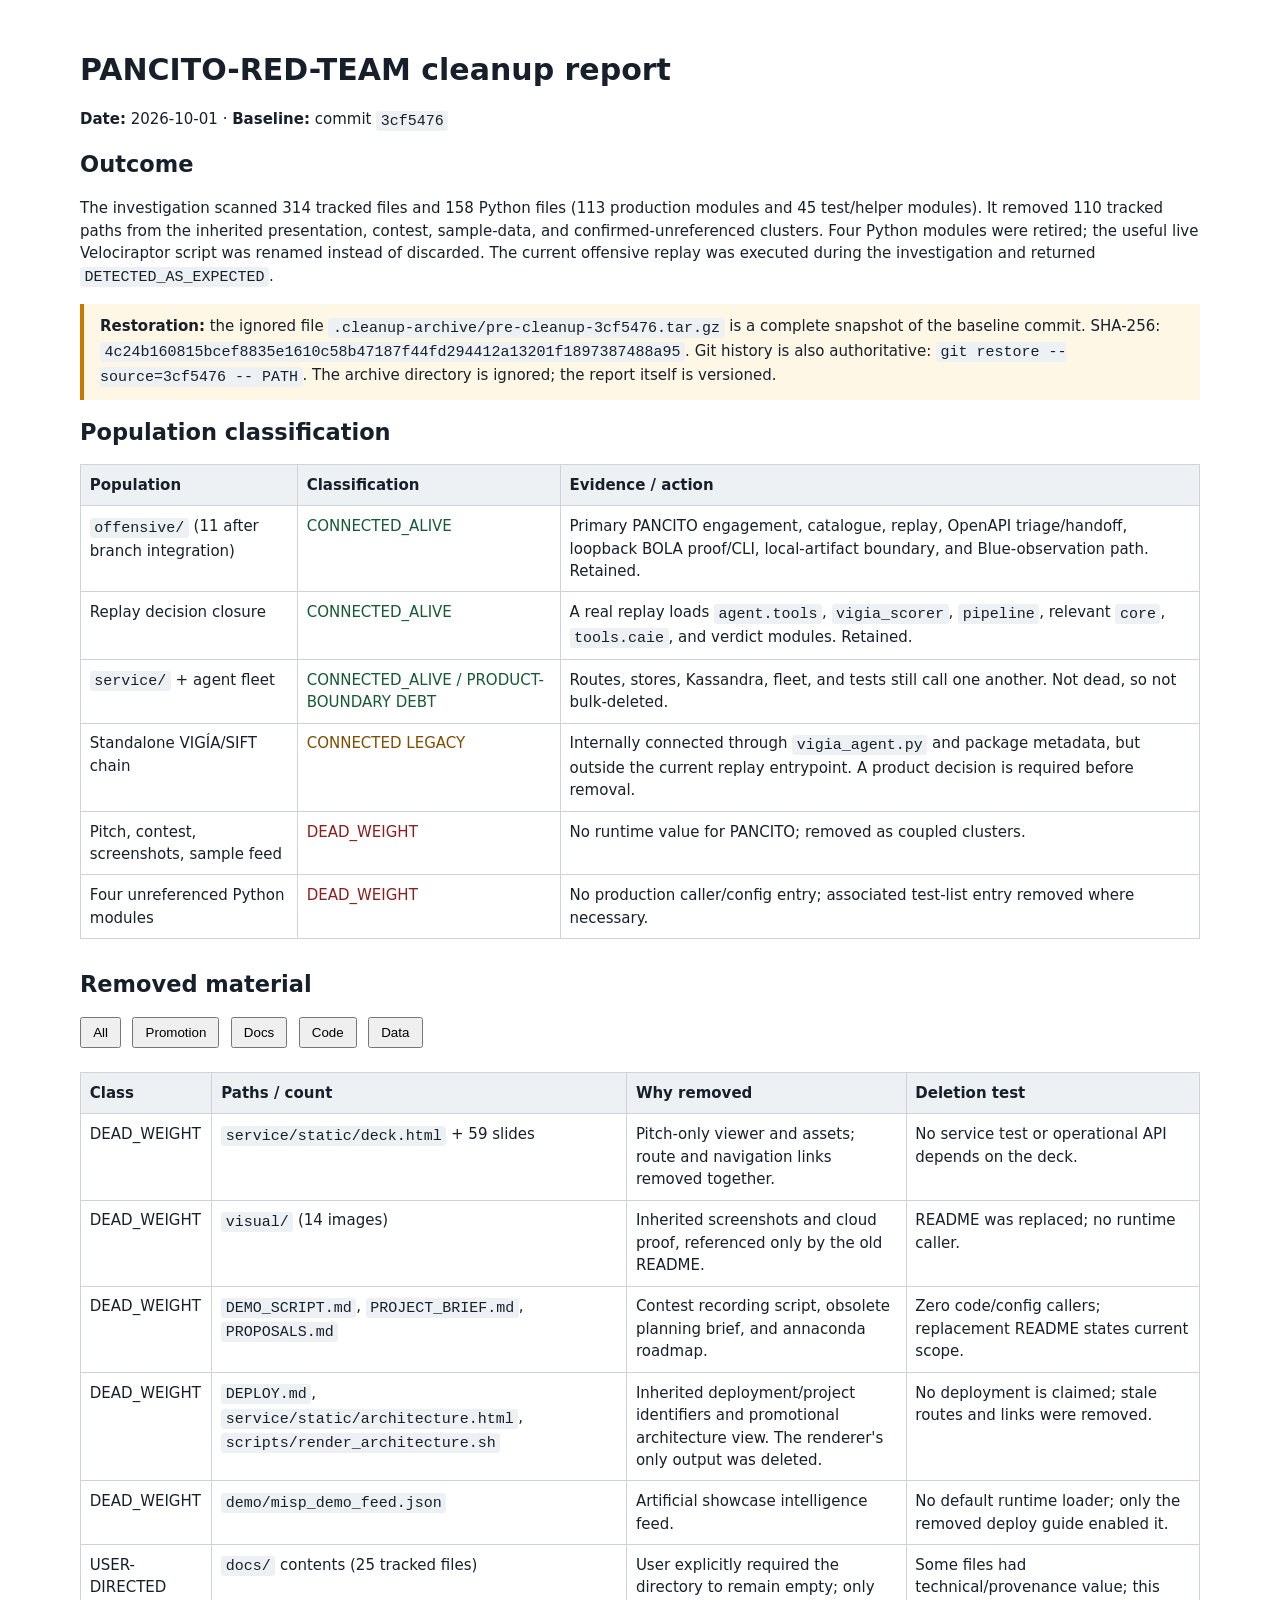
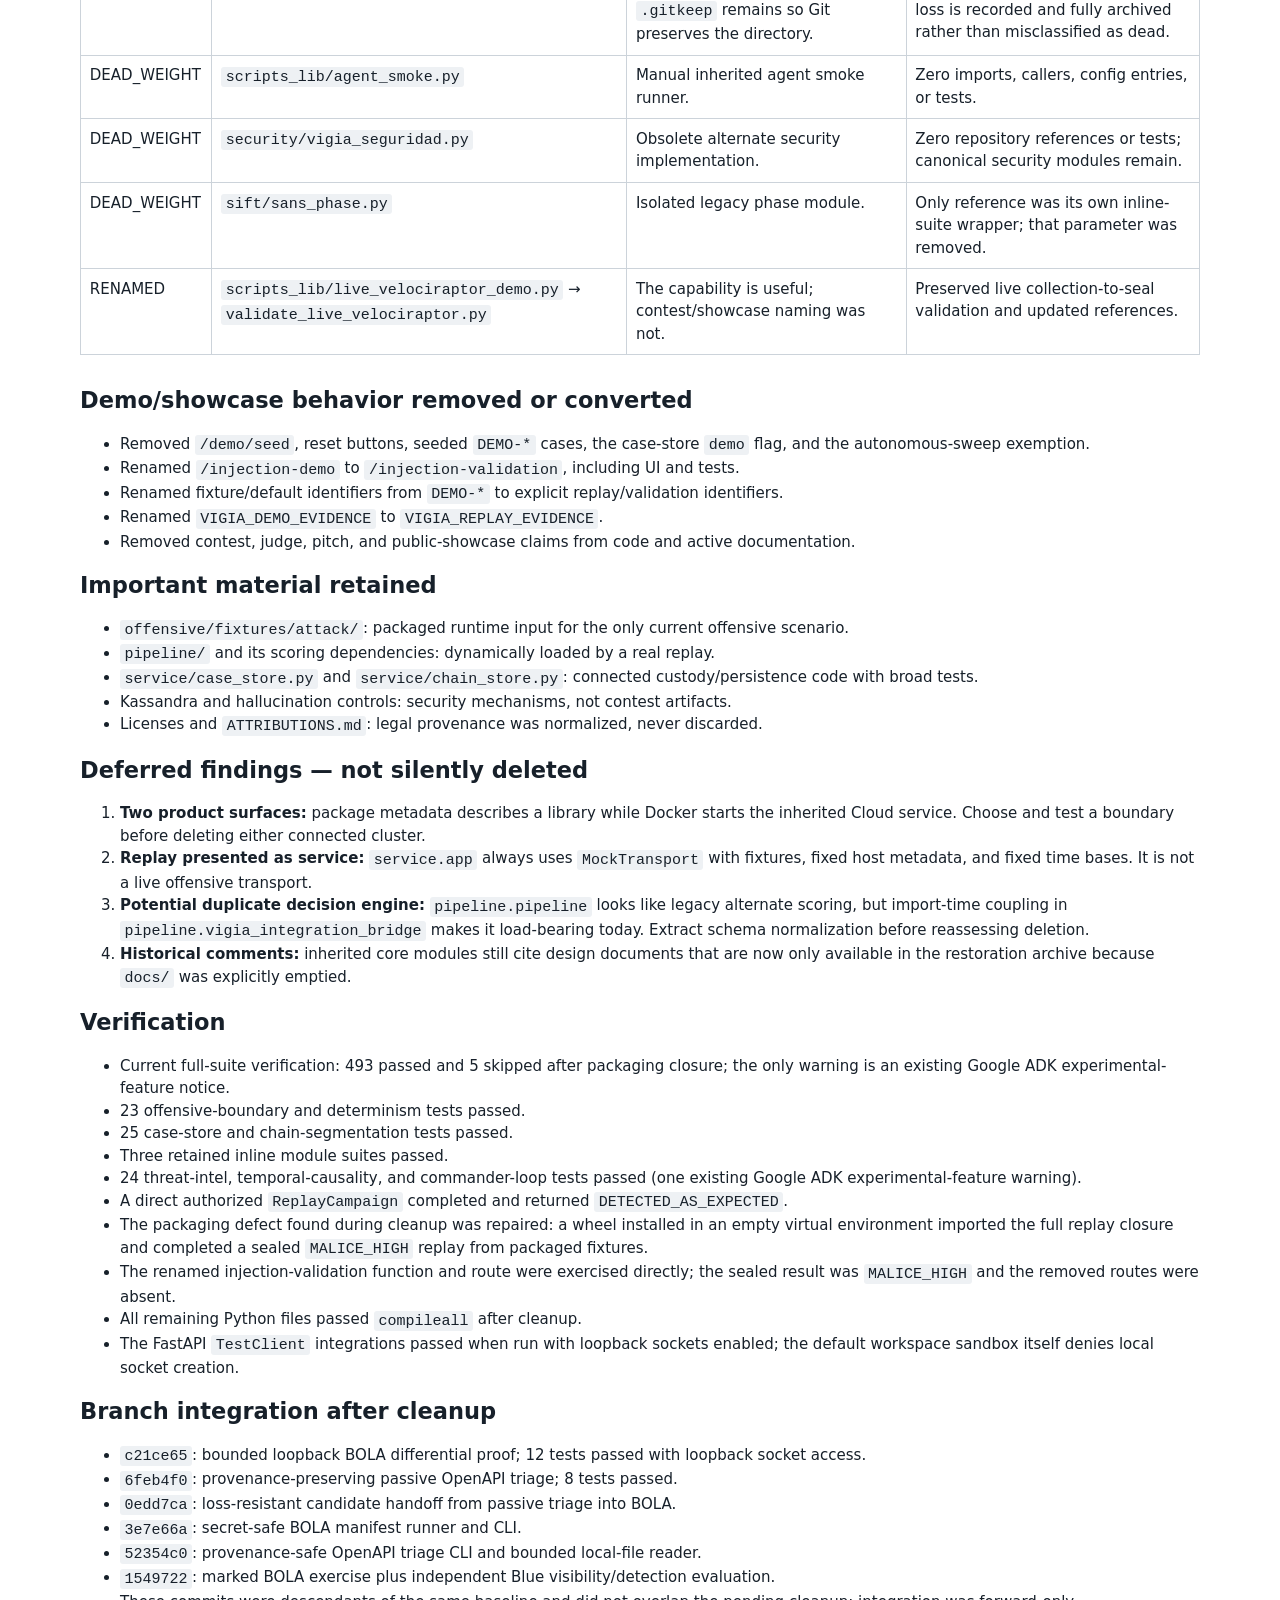
<file: CLEANUP_REPORT.html>
<!doctype html>
<html lang="en">
<head>
  <meta charset="utf-8">
  <meta name="viewport" content="width=device-width,initial-scale=1">
  <title>PANCITO-RED-TEAM cleanup report — 2026-10-01</title>
  <style>
    body{font:15px/1.5 system-ui,sans-serif;max-width:1120px;margin:auto;padding:32px;color:#17202a}
    h1,h2{line-height:1.2} code{background:#eef1f4;padding:.1em .3em;border-radius:3px}
    table{border-collapse:collapse;width:100%;margin:1rem 0 2rem}th,td{border:1px solid #ccd3da;padding:.55rem;text-align:left;vertical-align:top}
    th{background:#eef1f4}.controls button{margin:0 .4rem .5rem 0;padding:.4rem .7rem}
    .dead{color:#8b1e1e}.alive{color:#145a32}.fossil{color:#7d4e00}.warning{border-left:4px solid #c97900;padding:.7rem 1rem;background:#fff7e6}
  </style>
</head>
<body>
<h1>PANCITO-RED-TEAM cleanup report</h1>
<p><strong>Date:</strong> 2026-10-01 · <strong>Baseline:</strong> commit <code>3cf5476</code></p>

<h2>Outcome</h2>
<p>The investigation scanned 314 tracked files and 158 Python files (113 production
modules and 45 test/helper modules). It removed 110 tracked paths from the inherited
presentation, contest, sample-data, and confirmed-unreferenced clusters. Four Python
modules were retired; the useful live Velociraptor script was renamed instead of
discarded. The current offensive replay was executed during the investigation and
returned <code>DETECTED_AS_EXPECTED</code>.</p>

<p class="warning"><strong>Restoration:</strong> the ignored file
<code>.cleanup-archive/pre-cleanup-3cf5476.tar.gz</code> is a complete snapshot of
the baseline commit. SHA-256:
<code>4c24b160815bcef8835e1610c58b47187f44fd294412a13201f1897387488a95</code>.
Git history is also authoritative: <code>git restore --source=3cf5476 -- PATH</code>.
The archive directory is ignored; the report itself is versioned.</p>

<h2>Population classification</h2>
<table>
  <thead><tr><th>Population</th><th>Classification</th><th>Evidence / action</th></tr></thead>
  <tbody>
    <tr><td><code>offensive/</code> (11 after branch integration)</td><td class="alive">CONNECTED_ALIVE</td><td>Primary PANCITO engagement, catalogue, replay, OpenAPI triage/handoff, loopback BOLA proof/CLI, local-artifact boundary, and Blue-observation path. Retained.</td></tr>
    <tr><td>Replay decision closure</td><td class="alive">CONNECTED_ALIVE</td><td>A real replay loads <code>agent.tools</code>, <code>vigia_scorer</code>, <code>pipeline</code>, relevant <code>core</code>, <code>tools.caie</code>, and verdict modules. Retained.</td></tr>
    <tr><td><code>service/</code> + agent fleet</td><td class="alive">CONNECTED_ALIVE / PRODUCT-BOUNDARY DEBT</td><td>Routes, stores, Kassandra, fleet, and tests still call one another. Not dead, so not bulk-deleted.</td></tr>
    <tr><td>Standalone VIGÍA/SIFT chain</td><td class="fossil">CONNECTED LEGACY</td><td>Internally connected through <code>vigia_agent.py</code> and package metadata, but outside the current replay entrypoint. A product decision is required before removal.</td></tr>
    <tr><td>Pitch, contest, screenshots, sample feed</td><td class="dead">DEAD_WEIGHT</td><td>No runtime value for PANCITO; removed as coupled clusters.</td></tr>
    <tr><td>Four unreferenced Python modules</td><td class="dead">DEAD_WEIGHT</td><td>No production caller/config entry; associated test-list entry removed where necessary.</td></tr>
  </tbody>
</table>

<h2>Removed material</h2>
<div class="controls">
  <button onclick="filterRows('all')">All</button>
  <button onclick="filterRows('promotion')">Promotion</button>
  <button onclick="filterRows('docs')">Docs</button>
  <button onclick="filterRows('code')">Code</button>
  <button onclick="filterRows('data')">Data</button>
</div>
<table id="removed">
  <thead><tr><th>Class</th><th>Paths / count</th><th>Why removed</th><th>Deletion test</th></tr></thead>
  <tbody>
    <tr data-kind="promotion"><td>DEAD_WEIGHT</td><td><code>service/static/deck.html</code> + 59 slides</td><td>Pitch-only viewer and assets; route and navigation links removed together.</td><td>No service test or operational API depends on the deck.</td></tr>
    <tr data-kind="promotion"><td>DEAD_WEIGHT</td><td><code>visual/</code> (14 images)</td><td>Inherited screenshots and cloud proof, referenced only by the old README.</td><td>README was replaced; no runtime caller.</td></tr>
    <tr data-kind="promotion"><td>DEAD_WEIGHT</td><td><code>DEMO_SCRIPT.md</code>, <code>PROJECT_BRIEF.md</code>, <code>PROPOSALS.md</code></td><td>Contest recording script, obsolete planning brief, and annaconda roadmap.</td><td>Zero code/config callers; replacement README states current scope.</td></tr>
    <tr data-kind="promotion"><td>DEAD_WEIGHT</td><td><code>DEPLOY.md</code>, <code>service/static/architecture.html</code>, <code>scripts/render_architecture.sh</code></td><td>Inherited deployment/project identifiers and promotional architecture view. The renderer's only output was deleted.</td><td>No deployment is claimed; stale routes and links were removed.</td></tr>
    <tr data-kind="data"><td>DEAD_WEIGHT</td><td><code>demo/misp_demo_feed.json</code></td><td>Artificial showcase intelligence feed.</td><td>No default runtime loader; only the removed deploy guide enabled it.</td></tr>
    <tr data-kind="docs"><td>USER-DIRECTED</td><td><code>docs/</code> contents (25 tracked files)</td><td>User explicitly required the directory to remain empty; only <code>.gitkeep</code> remains so Git preserves the directory.</td><td>Some files had technical/provenance value; this loss is recorded and fully archived rather than misclassified as dead.</td></tr>
    <tr data-kind="code"><td>DEAD_WEIGHT</td><td><code>scripts_lib/agent_smoke.py</code></td><td>Manual inherited agent smoke runner.</td><td>Zero imports, callers, config entries, or tests.</td></tr>
    <tr data-kind="code"><td>DEAD_WEIGHT</td><td><code>security/vigia_seguridad.py</code></td><td>Obsolete alternate security implementation.</td><td>Zero repository references or tests; canonical security modules remain.</td></tr>
    <tr data-kind="code"><td>DEAD_WEIGHT</td><td><code>sift/sans_phase.py</code></td><td>Isolated legacy phase module.</td><td>Only reference was its own inline-suite wrapper; that parameter was removed.</td></tr>
    <tr data-kind="code"><td>RENAMED</td><td><code>scripts_lib/live_velociraptor_demo.py</code> → <code>validate_live_velociraptor.py</code></td><td>The capability is useful; contest/showcase naming was not.</td><td>Preserved live collection-to-seal validation and updated references.</td></tr>
  </tbody>
</table>

<h2>Demo/showcase behavior removed or converted</h2>
<ul>
  <li>Removed <code>/demo/seed</code>, reset buttons, seeded <code>DEMO-*</code> cases, the case-store <code>demo</code> flag, and the autonomous-sweep exemption.</li>
  <li>Renamed <code>/injection-demo</code> to <code>/injection-validation</code>, including UI and tests.</li>
  <li>Renamed fixture/default identifiers from <code>DEMO-*</code> to explicit replay/validation identifiers.</li>
  <li>Renamed <code>VIGIA_DEMO_EVIDENCE</code> to <code>VIGIA_REPLAY_EVIDENCE</code>.</li>
  <li>Removed contest, judge, pitch, and public-showcase claims from code and active documentation.</li>
</ul>

<h2>Important material retained</h2>
<ul>
  <li><code>offensive/fixtures/attack/</code>: packaged runtime input for the only current offensive scenario.</li>
  <li><code>pipeline/</code> and its scoring dependencies: dynamically loaded by a real replay.</li>
  <li><code>service/case_store.py</code> and <code>service/chain_store.py</code>: connected custody/persistence code with broad tests.</li>
  <li>Kassandra and hallucination controls: security mechanisms, not contest artifacts.</li>
  <li>Licenses and <code>ATTRIBUTIONS.md</code>: legal provenance was normalized, never discarded.</li>
</ul>

<h2>Deferred findings — not silently deleted</h2>
<ol>
  <li><strong>Two product surfaces:</strong> package metadata describes a library while Docker starts the inherited Cloud service. Choose and test a boundary before deleting either connected cluster.</li>
  <li><strong>Replay presented as service:</strong> <code>service.app</code> always uses <code>MockTransport</code> with fixtures, fixed host metadata, and fixed time bases. It is not a live offensive transport.</li>
  <li><strong>Potential duplicate decision engine:</strong> <code>pipeline.pipeline</code> looks like legacy alternate scoring, but import-time coupling in <code>pipeline.vigia_integration_bridge</code> makes it load-bearing today. Extract schema normalization before reassessing deletion.</li>
  <li><strong>Historical comments:</strong> inherited core modules still cite design documents that are now only available in the restoration archive because <code>docs/</code> was explicitly emptied.</li>
</ol>

<h2>Verification</h2>
<ul>
  <li>Current full-suite verification: 493 passed and 5 skipped after packaging closure; the only warning is an existing Google ADK experimental-feature notice.</li>
  <li>23 offensive-boundary and determinism tests passed.</li>
  <li>25 case-store and chain-segmentation tests passed.</li>
  <li>Three retained inline module suites passed.</li>
  <li>24 threat-intel, temporal-causality, and commander-loop tests passed (one existing Google ADK experimental-feature warning).</li>
  <li>A direct authorized <code>ReplayCampaign</code> completed and returned <code>DETECTED_AS_EXPECTED</code>.</li>
  <li>The packaging defect found during cleanup was repaired: a wheel installed in an empty virtual environment imported the full replay closure and completed a sealed <code>MALICE_HIGH</code> replay from packaged fixtures.</li>
  <li>The renamed injection-validation function and route were exercised directly; the sealed result was <code>MALICE_HIGH</code> and the removed routes were absent.</li>
  <li>All remaining Python files passed <code>compileall</code> after cleanup.</li>
  <li>The FastAPI <code>TestClient</code> integrations passed when run with loopback sockets enabled; the default workspace sandbox itself denies local socket creation.</li>
</ul>

<h2>Branch integration after cleanup</h2>
<ul>
  <li><code>c21ce65</code>: bounded loopback BOLA differential proof; 12 tests passed with loopback socket access.</li>
  <li><code>6feb4f0</code>: provenance-preserving passive OpenAPI triage; 8 tests passed.</li>
  <li><code>0edd7ca</code>: loss-resistant candidate handoff from passive triage into BOLA.</li>
  <li><code>3e7e66a</code>: secret-safe BOLA manifest runner and CLI.</li>
  <li><code>52354c0</code>: provenance-safe OpenAPI triage CLI and bounded local-file reader.</li>
  <li><code>1549722</code>: marked BOLA exercise plus independent Blue visibility/detection evaluation.</li>
  <li>These commits were descendants of the same baseline and did not overlap the pending cleanup; integration was forward-only.</li>
  <li>The final offensive, CLI, handoff, Blue-observation, and determinism verification passed 78 tests.</li>
</ul>

<script>
function filterRows(kind){
  document.querySelectorAll('#removed tbody tr').forEach(function(row){
    row.hidden = kind !== 'all' && row.dataset.kind !== kind;
  });
}
</script>
</body>
</html>
</file>
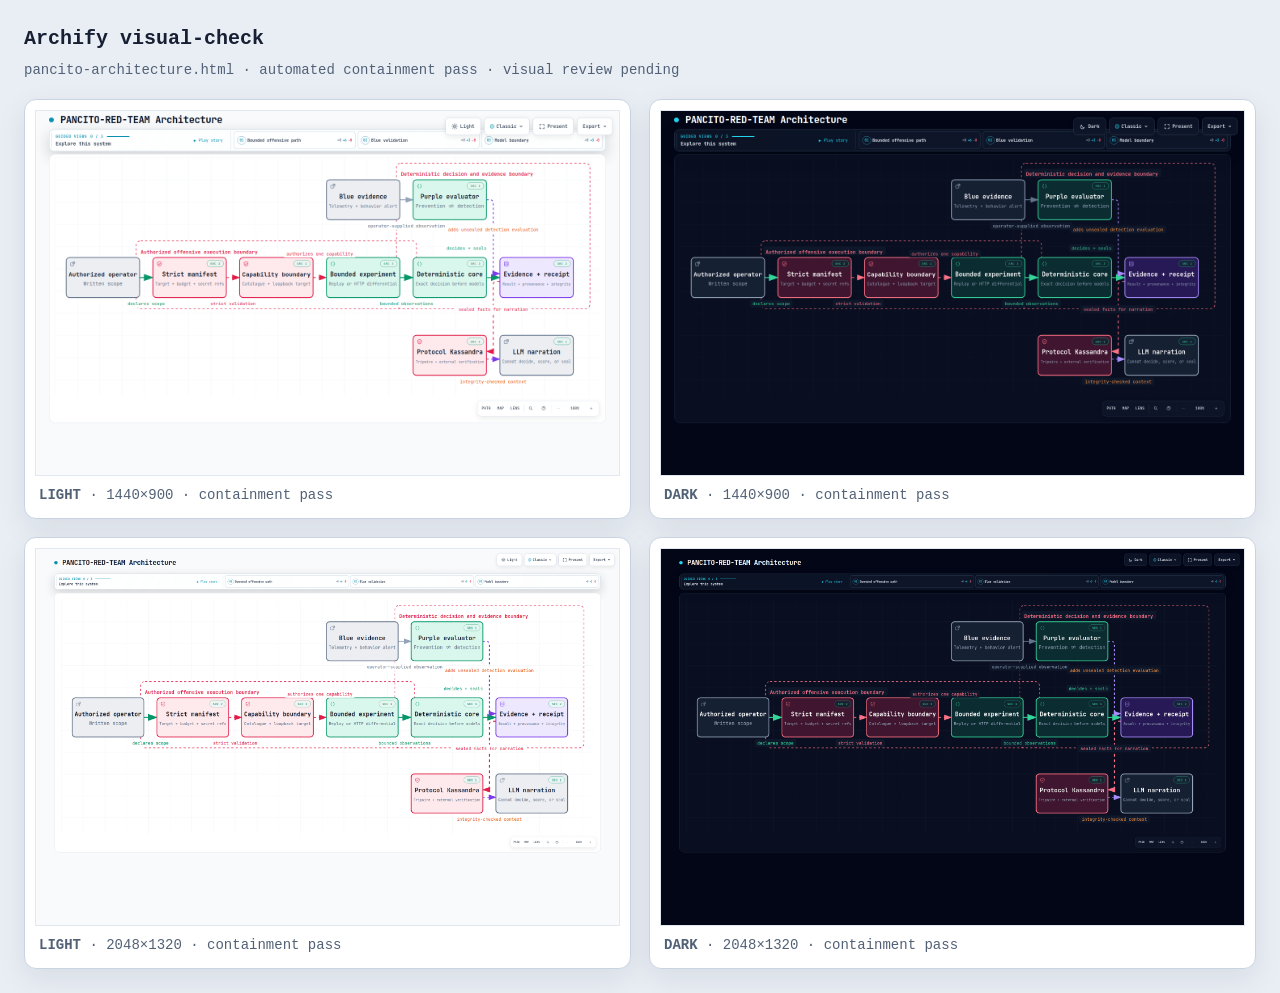
<file: docs/pancito-architecture.visual-check.html>
<!doctype html>
<html lang="en">
<head>
<meta charset="utf-8">
<meta name="viewport" content="width=device-width,initial-scale=1">
<title>Archify visual-check · pancito-architecture.html</title>
<style>
*{box-sizing:border-box}body{margin:0;padding:24px;background:#e9eef5;color:#172033;font:14px/1.5 ui-monospace,SFMono-Regular,Menlo,Consolas,monospace}header{max-width:1500px;margin:0 auto 18px}h1{margin:0 0 6px;font-size:20px}p{margin:0;color:#526176}.grid{max-width:1500px;margin:auto;display:grid;grid-template-columns:repeat(2,minmax(0,1fr));gap:18px}figure{margin:0;padding:10px;background:white;border:1px solid #c9d4e3;border-radius:12px;box-shadow:0 10px 30px rgba(15,23,42,.08)}img{display:block;width:100%;height:auto;border:1px solid #e2e8f0}figcaption{padding:9px 4px 2px;color:#526176}@media(max-width:900px){.grid{grid-template-columns:1fr}}
</style>
</head>
<body>
<header><h1>Archify visual-check</h1><p>pancito-architecture.html · automated containment pass · visual review pending</p></header>
<main class="grid">
      <figure>
        <img src="pancito-architecture.visual-check.1440x900.light.png" alt="light 1440 by 900">
        <figcaption><strong>LIGHT</strong> · 1440×900 · containment pass</figcaption>
      </figure>
      <figure>
        <img src="pancito-architecture.visual-check.1440x900.dark.png" alt="dark 1440 by 900">
        <figcaption><strong>DARK</strong> · 1440×900 · containment pass</figcaption>
      </figure>
      <figure>
        <img src="pancito-architecture.visual-check.2048x1320.light.png" alt="light 2048 by 1320">
        <figcaption><strong>LIGHT</strong> · 2048×1320 · containment pass</figcaption>
      </figure>
      <figure>
        <img src="pancito-architecture.visual-check.2048x1320.dark.png" alt="dark 2048 by 1320">
        <figcaption><strong>DARK</strong> · 2048×1320 · containment pass</figcaption>
      </figure>
</main>
</body>
</html>
</file>
